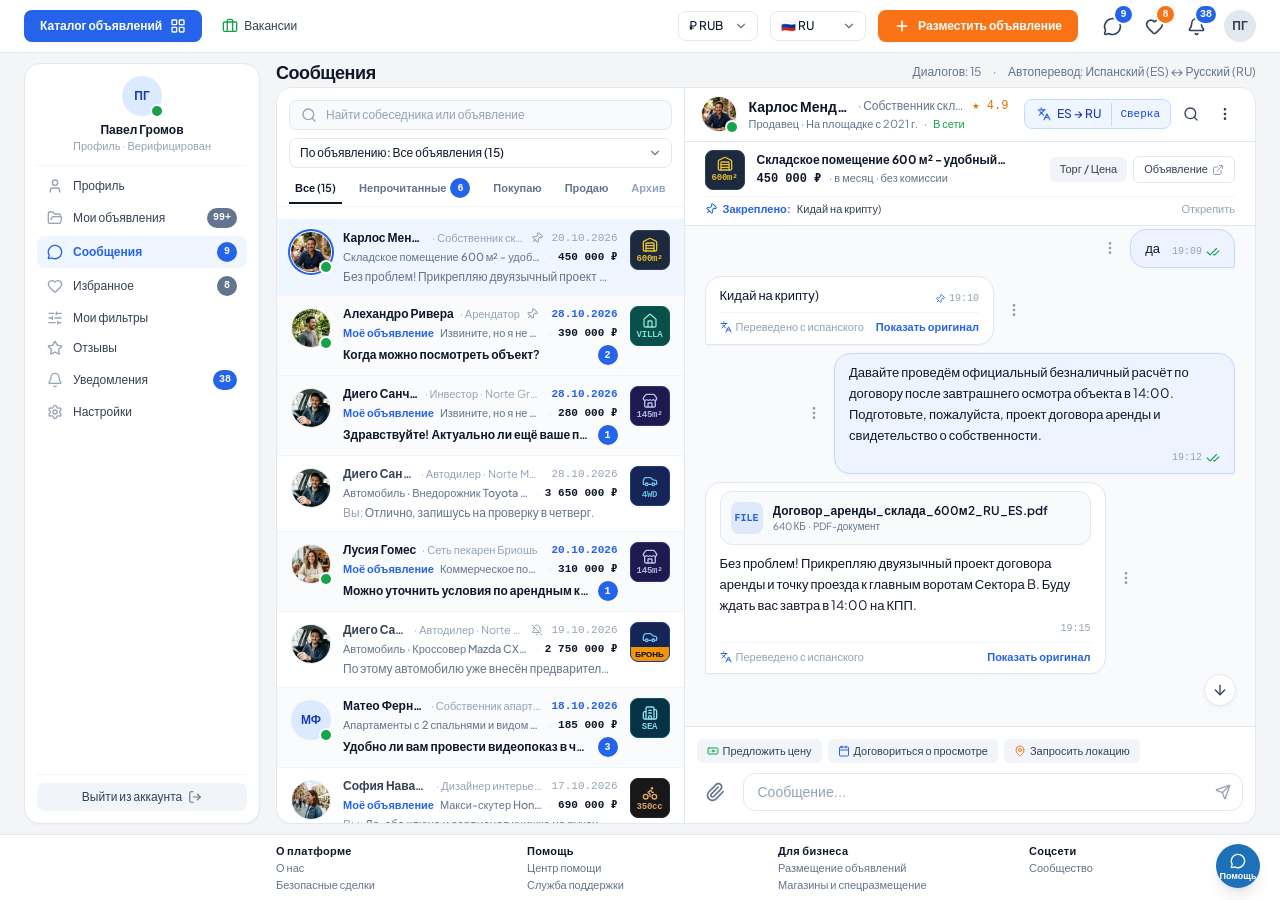
<file: docs/index.html>
<!doctype html>
<html lang="ru">
  <head>
    <meta charset="UTF-8" />
    <meta name="viewport" content="width=device-width, initial-scale=1.0" />
    <title>Classifieds Messenger UX Redesign & Case Study</title>
    <meta name="description" content="Интерактивный прототип переработанного интерфейса чатов площадки объявлений и детальное UX-исследование с обоснованием продуктовых решений." />
    <meta property="og:title" content="Classifieds Messenger UX Redesign & Case Study" />
    <meta property="og:description" content="Интерактивный прототип переработанного интерфейса чатов площадки объявлений и детальное UX-исследование с обоснованием продуктовых решений." />
    <meta property="og:type" content="website" />
    <meta name="twitter:card" content="summary_large_image" />
    <link rel="preconnect" href="https://fonts.googleapis.com" />
    <link rel="preconnect" href="https://fonts.gstatic.com" crossorigin />
    <link href="https://fonts.googleapis.com/css2?family=JetBrains+Mono:wght@400;500;600&family=Plus+Jakarta+Sans:wght@400;500;600;700&display=swap" rel="stylesheet" />
    <script type="module" crossorigin src="./assets/index-Qk1kqJVH.js"></script>
    <link rel="stylesheet" crossorigin href="./assets/index-BJcz18QT.css">
  </head>
  <body class="bg-slate-50 text-slate-900 antialiased selection:bg-blue-600 selection:text-white">
    <div id="root"></div>
  </body>
</html>
</file>
<file: docs/assets/index-BJcz18QT.css>
/*! tailwindcss v4.3.5 | MIT License | https://tailwindcss.com */
@layer properties{@supports (((-webkit-hyphens:none)) and (not (margin-trim:block))) or ((-moz-orient:inline) and (not (color:rgb(from red r g b)))){*,:before,:after,::backdrop{--tw-translate-x:0;--tw-translate-y:0;--tw-translate-z:0;--tw-rotate-x:initial;--tw-rotate-y:initial;--tw-rotate-z:initial;--tw-skew-x:initial;--tw-skew-y:initial;--tw-space-y-reverse:0;--tw-divide-y-reverse:0;--tw-border-style:solid;--tw-leading:initial;--tw-font-weight:initial;--tw-tracking:initial;--tw-ordinal:initial;--tw-slashed-zero:initial;--tw-numeric-figure:initial;--tw-numeric-spacing:initial;--tw-numeric-fraction:initial;--tw-shadow:0 0 #0000;--tw-shadow-color:initial;--tw-shadow-alpha:100%;--tw-inset-shadow:0 0 #0000;--tw-inset-shadow-color:initial;--tw-inset-shadow-alpha:100%;--tw-ring-color:initial;--tw-ring-shadow:0 0 #0000;--tw-inset-ring-color:initial;--tw-inset-ring-shadow:0 0 #0000;--tw-ring-inset:initial;--tw-ring-offset-width:0px;--tw-ring-offset-color:#fff;--tw-ring-offset-shadow:0 0 #0000;--tw-blur:initial;--tw-brightness:initial;--tw-contrast:initial;--tw-grayscale:initial;--tw-hue-rotate:initial;--tw-invert:initial;--tw-opacity:initial;--tw-saturate:initial;--tw-sepia:initial;--tw-drop-shadow:initial;--tw-drop-shadow-color:initial;--tw-drop-shadow-alpha:100%;--tw-drop-shadow-size:initial;--tw-backdrop-blur:initial;--tw-backdrop-brightness:initial;--tw-backdrop-contrast:initial;--tw-backdrop-grayscale:initial;--tw-backdrop-hue-rotate:initial;--tw-backdrop-invert:initial;--tw-backdrop-opacity:initial;--tw-backdrop-saturate:initial;--tw-backdrop-sepia:initial;--tw-scale-x:1;--tw-scale-y:1;--tw-scale-z:1;--tw-outline-style:solid}}}@layer theme{:root,:host{--font-sans:-apple-system, BlinkMacSystemFont, "Segoe UI", Roboto, "Helvetica Neue", "Noto Sans", Arial, sans-serif, "Apple Color Emoji", "Segoe UI Emoji", "Segoe UI Symbol", "Noto Color Emoji";--font-mono:ui-monospace, SFMono-Regular, Menlo, Monaco, Consolas, "Liberation Mono", "Courier New", monospace;--color-orange-300:oklch(83.7% .128 66.29);--color-amber-50:oklch(98.7% .022 95.277);--color-amber-100:oklch(96.2% .059 95.617);--color-amber-300:oklch(87.9% .169 91.605);--color-amber-500:oklch(76.9% .188 70.08);--color-amber-600:oklch(66.6% .179 58.318);--color-amber-800:oklch(47.3% .137 46.201);--color-emerald-100:oklch(95% .052 163.051);--color-emerald-400:oklch(76.5% .177 163.223);--color-emerald-600:oklch(59.6% .145 163.225);--color-emerald-800:oklch(43.2% .095 166.913);--color-teal-200:oklch(91% .096 180.426);--color-teal-800:oklch(43.7% .078 188.216);--color-teal-900:oklch(38.6% .063 188.416);--color-cyan-200:oklch(91.7% .08 205.041);--color-cyan-900:oklch(39.8% .07 227.392);--color-cyan-950:oklch(30.2% .056 229.695);--color-sky-300:oklch(82.8% .111 230.318);--color-blue-50:oklch(97% .014 254.604);--color-blue-100:oklch(93.2% .032 255.585);--color-blue-300:oklch(80.9% .105 251.813);--color-blue-600:oklch(54.6% .245 262.881);--color-blue-700:oklch(48.8% .243 264.376);--color-blue-800:oklch(42.4% .199 265.638);--color-blue-900:oklch(37.9% .146 265.522);--color-blue-950:oklch(28.2% .091 267.935);--color-indigo-200:oklch(87% .065 274.039);--color-indigo-900:oklch(35.9% .144 278.697);--color-indigo-950:oklch(25.7% .09 281.288);--color-violet-100:oklch(94.3% .029 294.588);--color-violet-800:oklch(43.2% .232 292.759);--color-rose-100:oklch(94.1% .03 12.58);--color-rose-800:oklch(45.5% .188 13.697);--color-slate-50:oklch(98.4% .003 247.858);--color-slate-100:oklch(96.8% .007 247.896);--color-slate-200:oklch(92.9% .013 255.508);--color-slate-300:oklch(86.9% .022 252.894);--color-slate-500:oklch(55.4% .046 257.417);--color-slate-700:oklch(37.2% .044 257.287);--color-slate-800:oklch(27.9% .041 260.031);--color-slate-900:oklch(20.8% .042 265.755);--color-slate-950:oklch(12.9% .042 264.695);--color-zinc-800:oklch(27.4% .006 286.033);--color-zinc-900:oklch(21% .006 285.885);--color-white:#fff;--spacing:.25rem;--container-sm:24rem;--container-md:28rem;--container-lg:32rem;--text-xs:.75rem;--text-xs--line-height:calc(1 / .75);--text-sm:.875rem;--text-sm--line-height:calc(1.25 / .875);--text-base:1rem;--text-base--line-height:calc(1.5 / 1);--text-lg:1.125rem;--text-lg--line-height:calc(1.75 / 1.125);--text-xl:1.25rem;--text-xl--line-height:calc(1.75 / 1.25);--text-2xl:1.5rem;--text-2xl--line-height:calc(2 / 1.5);--font-weight-normal:400;--font-weight-medium:500;--font-weight-semibold:600;--font-weight-bold:700;--font-weight-extrabold:800;--tracking-tight:-.025em;--tracking-wide:.025em;--leading-tight:1.25;--leading-snug:1.375;--leading-relaxed:1.625;--radius-xs:.125rem;--radius-md:.375rem;--radius-lg:.5rem;--radius-xl:.75rem;--radius-2xl:1rem;--default-transition-duration:.15s;--default-transition-timing-function:cubic-bezier(.4, 0, .2, 1);--default-font-family:var(--font-sans);--default-mono-font-family:var(--font-mono)}}@layer base{*,:after,:before,::backdrop{box-sizing:border-box;border:0 solid;margin:0;padding:0}::file-selector-button{box-sizing:border-box;border:0 solid;margin:0;padding:0}html,:host{-webkit-text-size-adjust:100%;tab-size:4;line-height:1.5;font-family:var(--default-font-family,-apple-system, BlinkMacSystemFont, "Segoe UI", Roboto, "Helvetica Neue", "Noto Sans", Arial, sans-serif, "Apple Color Emoji", "Segoe UI Emoji", "Segoe UI Symbol", "Noto Color Emoji");font-feature-settings:var(--default-font-feature-settings,normal);font-variation-settings:var(--default-font-variation-settings,normal);-webkit-tap-highlight-color:transparent}hr{height:0;color:inherit;border-top-width:1px}abbr:where([title]){-webkit-text-decoration:underline dotted;text-decoration:underline dotted}h1,h2,h3,h4,h5,h6{font-size:inherit;font-weight:inherit}a{color:inherit;-webkit-text-decoration:inherit;-webkit-text-decoration:inherit;-webkit-text-decoration:inherit;-webkit-text-decoration:inherit;text-decoration:inherit}b,strong{font-weight:bolder}code,kbd,samp,pre{font-family:var(--default-mono-font-family,ui-monospace, SFMono-Regular, Menlo, Monaco, Consolas, "Liberation Mono", "Courier New", monospace);font-feature-settings:var(--default-mono-font-feature-settings,normal);font-variation-settings:var(--default-mono-font-variation-settings,normal);font-size:1em}small{font-size:80%}sub,sup{vertical-align:baseline;font-size:75%;line-height:0;position:relative}sub{bottom:-.25em}sup{top:-.5em}table{text-indent:0;border-color:inherit;border-collapse:collapse}:-moz-focusring:where(:not(iframe)){outline:auto}progress{vertical-align:baseline}summary{display:list-item}ol,ul,menu{list-style:none}img,svg,video,canvas,audio,iframe,embed,object{vertical-align:middle;display:block}img,video{max-width:100%;height:auto}button,input,select,optgroup,textarea{font:inherit;font-feature-settings:inherit;font-variation-settings:inherit;letter-spacing:inherit;color:inherit;opacity:1;background-color:#0000;border-radius:0}::file-selector-button{font:inherit;font-feature-settings:inherit;font-variation-settings:inherit;letter-spacing:inherit;color:inherit;opacity:1;background-color:#0000;border-radius:0}:where(select:is([multiple],[size])) optgroup{font-weight:bolder}:where(select:is([multiple],[size])) optgroup option{padding-inline-start:20px}::file-selector-button{margin-inline-end:4px}::placeholder{opacity:1}@supports (not ((-webkit-appearance:-apple-pay-button))) or (contain-intrinsic-size:1px){::placeholder{color:currentColor}@supports (color:color-mix(in lab, red, red)){::placeholder{color:color-mix(in oklab, currentcolor 50%, transparent)}}}textarea{resize:vertical}::-webkit-search-decoration{-webkit-appearance:none}::-webkit-date-and-time-value{min-height:1lh;text-align:inherit}::-webkit-datetime-edit{display:inline-flex}::-webkit-datetime-edit-fields-wrapper{padding:0}::-webkit-datetime-edit{padding-block:0}::-webkit-datetime-edit-year-field{padding-block:0}::-webkit-datetime-edit-month-field{padding-block:0}::-webkit-datetime-edit-day-field{padding-block:0}::-webkit-datetime-edit-hour-field{padding-block:0}::-webkit-datetime-edit-minute-field{padding-block:0}::-webkit-datetime-edit-second-field{padding-block:0}::-webkit-datetime-edit-millisecond-field{padding-block:0}::-webkit-datetime-edit-meridiem-field{padding-block:0}::-webkit-calendar-picker-indicator{line-height:1}:-moz-ui-invalid{box-shadow:none}button,input:where([type=button],[type=reset],[type=submit]){appearance:button}::file-selector-button{appearance:button}::-webkit-inner-spin-button{height:auto}::-webkit-outer-spin-button{height:auto}[hidden]:where(:not([hidden=until-found])){display:none!important}body{background-color:var(--ds-canvas);color:var(--ds-ink-primary);font-feature-settings:"cv02", "cv03", "cv04", "cv11";font-family:Plus Jakarta Sans,-apple-system,BlinkMacSystemFont,Segoe UI,Roboto,sans-serif}code,pre,.font-mono{font-variant-numeric:tabular-nums;font-family:JetBrains Mono,monospace}}@layer components;@layer utilities{.pointer-events-none{pointer-events:none}.visible{visibility:visible}.absolute{position:absolute}.fixed{position:fixed}.relative{position:relative}.static{position:static}.sticky{position:sticky}.inset-0{inset:0}.inset-x-0{inset-inline:0}.-top-0\.5{top:calc(var(--spacing) * -.5)}.top-0{top:0}.top-1\/2{top:50%}.top-2{top:calc(var(--spacing) * 2)}.-right-0\.5{right:calc(var(--spacing) * -.5)}.right-0{right:0}.right-2{right:calc(var(--spacing) * 2)}.right-2\.5{right:calc(var(--spacing) * 2.5)}.right-5{right:calc(var(--spacing) * 5)}.bottom-0{bottom:0}.bottom-2{bottom:calc(var(--spacing) * 2)}.bottom-3{bottom:calc(var(--spacing) * 3)}.bottom-5{bottom:calc(var(--spacing) * 5)}.bottom-6{bottom:calc(var(--spacing) * 6)}.bottom-12{bottom:calc(var(--spacing) * 12)}.left-0{left:0}.left-3{left:calc(var(--spacing) * 3)}.left-6{left:calc(var(--spacing) * 6)}.left-full{left:100%}.z-30{z-index:30}.z-40{z-index:40}.z-50{z-index:50}.col-span-5{grid-column:span 5/span 5}.col-span-7{grid-column:span 7/span 7}.container{width:100%}@media (width>=40rem){.container{max-width:40rem}}@media (width>=48rem){.container{max-width:48rem}}@media (width>=64rem){.container{max-width:64rem}}@media (width>=80rem){.container{max-width:80rem}}@media (width>=96rem){.container{max-width:96rem}}.-mx-1\.5{margin-inline:calc(var(--spacing) * -1.5)}.-mx-3{margin-inline:calc(var(--spacing) * -3)}.mx-auto{margin-inline:auto}.my-1{margin-block:var(--spacing)}.my-2\.5{margin-block:calc(var(--spacing) * 2.5)}.mt-0\.5{margin-top:calc(var(--spacing) * .5)}.mt-1\.5{margin-top:calc(var(--spacing) * 1.5)}.mt-2{margin-top:calc(var(--spacing) * 2)}.mt-auto{margin-top:auto}.mb-1{margin-bottom:var(--spacing)}.mb-1\.5{margin-bottom:calc(var(--spacing) * 1.5)}.mb-2{margin-bottom:calc(var(--spacing) * 2)}.ml-1{margin-left:var(--spacing)}.ml-1\.5{margin-left:calc(var(--spacing) * 1.5)}.ml-auto{margin-left:auto}.line-clamp-1{-webkit-line-clamp:1;-webkit-box-orient:vertical;display:-webkit-box;overflow:hidden}.block{display:block}.contents{display:contents}.flex{display:flex}.grid{display:grid}.hidden{display:none}.inline{display:inline}.inline-block{display:inline-block}.inline-flex{display:inline-flex}.table{display:table}.h-2\.5{height:calc(var(--spacing) * 2.5)}.h-3{height:calc(var(--spacing) * 3)}.h-3\.5{height:calc(var(--spacing) * 3.5)}.h-4{height:calc(var(--spacing) * 4)}.h-5{height:calc(var(--spacing) * 5)}.h-6{height:calc(var(--spacing) * 6)}.h-7{height:calc(var(--spacing) * 7)}.h-8{height:calc(var(--spacing) * 8)}.h-9{height:calc(var(--spacing) * 9)}.h-10{height:calc(var(--spacing) * 10)}.h-11{height:calc(var(--spacing) * 11)}.h-12{height:calc(var(--spacing) * 12)}.h-13{height:calc(var(--spacing) * 13)}.h-14{height:calc(var(--spacing) * 14)}.h-16{height:calc(var(--spacing) * 16)}.h-\[17px\]{height:17px}.h-\[19px\]{height:19px}.h-\[calc\(100vh-166px\)\]{height:calc(100vh - 166px)}.h-full{height:100%}.h-px{height:1px}.h-screen{height:100vh}.max-h-56{max-height:calc(var(--spacing) * 56)}.min-h-0{min-height:0}.min-h-\[580px\]{min-height:580px}.min-h-\[600px\]{min-height:600px}.min-h-screen{min-height:100vh}.w-2\.5{width:calc(var(--spacing) * 2.5)}.w-3{width:calc(var(--spacing) * 3)}.w-3\.5{width:calc(var(--spacing) * 3.5)}.w-4{width:calc(var(--spacing) * 4)}.w-5{width:calc(var(--spacing) * 5)}.w-6{width:calc(var(--spacing) * 6)}.w-7{width:calc(var(--spacing) * 7)}.w-8{width:calc(var(--spacing) * 8)}.w-9{width:calc(var(--spacing) * 9)}.w-10{width:calc(var(--spacing) * 10)}.w-11{width:calc(var(--spacing) * 11)}.w-12{width:calc(var(--spacing) * 12)}.w-14{width:calc(var(--spacing) * 14)}.w-16{width:calc(var(--spacing) * 16)}.w-20{width:calc(var(--spacing) * 20)}.w-24{width:calc(var(--spacing) * 24)}.w-60{width:calc(var(--spacing) * 60)}.w-64{width:calc(var(--spacing) * 64)}.w-80{width:calc(var(--spacing) * 80)}.w-\[19px\]{width:19px}.w-\[236px\]{width:236px}.w-\[244px\]{width:244px}.w-full{width:100%}.max-w-\[62ch\]{max-width:62ch}.max-w-\[82\%\]{max-width:82%}.max-w-\[115px\]{max-width:115px}.max-w-\[1440px\]{max-width:1440px}.max-w-lg{max-width:var(--container-lg)}.max-w-md{max-width:var(--container-md)}.max-w-sm{max-width:var(--container-sm)}.min-w-0{min-width:0}.min-w-\[17px\]{min-width:17px}.min-w-\[20px\]{min-width:20px}.flex-1{flex:1}.shrink-0{flex-shrink:0}.-translate-y-1\/2{--tw-translate-y:calc(calc(1 / 2 * 100%) * -1);translate:var(--tw-translate-x) var(--tw-translate-y)}.rotate-45{rotate:45deg}.transform{transform:var(--tw-rotate-x, ) var(--tw-rotate-y, ) var(--tw-rotate-z, ) var(--tw-skew-x, ) var(--tw-skew-y, )}.cursor-pointer{cursor:pointer}.resize{resize:both}.resize-none{resize:none}.appearance-none{appearance:none}.grid-cols-2{grid-template-columns:repeat(2,minmax(0,1fr))}.grid-cols-12{grid-template-columns:repeat(12,minmax(0,1fr))}.grid-rows-1{grid-template-rows:repeat(1,minmax(0,1fr))}.flex-col{flex-direction:column}.flex-row{flex-direction:row}.flex-row-reverse{flex-direction:row-reverse}.flex-wrap{flex-wrap:wrap}.items-center{align-items:center}.items-end{align-items:flex-end}.items-start{align-items:flex-start}.items-stretch{align-items:stretch}.justify-between{justify-content:space-between}.justify-center{justify-content:center}.justify-end{justify-content:flex-end}.gap-0\.5{gap:calc(var(--spacing) * .5)}.gap-1{gap:var(--spacing)}.gap-1\.5{gap:calc(var(--spacing) * 1.5)}.gap-2{gap:calc(var(--spacing) * 2)}.gap-2\.5{gap:calc(var(--spacing) * 2.5)}.gap-3{gap:calc(var(--spacing) * 3)}.gap-4{gap:calc(var(--spacing) * 4)}.gap-5{gap:calc(var(--spacing) * 5)}.gap-6{gap:calc(var(--spacing) * 6)}.gap-8{gap:calc(var(--spacing) * 8)}:where(.space-y-0\.5>:not(:last-child)){--tw-space-y-reverse:0;margin-block-start:calc(calc(var(--spacing) * .5) * var(--tw-space-y-reverse));margin-block-end:calc(calc(var(--spacing) * .5) * calc(1 - var(--tw-space-y-reverse)))}:where(.space-y-1>:not(:last-child)){--tw-space-y-reverse:0;margin-block-start:calc(var(--spacing) * var(--tw-space-y-reverse));margin-block-end:calc(var(--spacing) * calc(1 - var(--tw-space-y-reverse)))}:where(.space-y-1\.5>:not(:last-child)){--tw-space-y-reverse:0;margin-block-start:calc(calc(var(--spacing) * 1.5) * var(--tw-space-y-reverse));margin-block-end:calc(calc(var(--spacing) * 1.5) * calc(1 - var(--tw-space-y-reverse)))}:where(.space-y-2>:not(:last-child)){--tw-space-y-reverse:0;margin-block-start:calc(calc(var(--spacing) * 2) * var(--tw-space-y-reverse));margin-block-end:calc(calc(var(--spacing) * 2) * calc(1 - var(--tw-space-y-reverse)))}:where(.space-y-2\.5>:not(:last-child)){--tw-space-y-reverse:0;margin-block-start:calc(calc(var(--spacing) * 2.5) * var(--tw-space-y-reverse));margin-block-end:calc(calc(var(--spacing) * 2.5) * calc(1 - var(--tw-space-y-reverse)))}:where(.space-y-3>:not(:last-child)){--tw-space-y-reverse:0;margin-block-start:calc(calc(var(--spacing) * 3) * var(--tw-space-y-reverse));margin-block-end:calc(calc(var(--spacing) * 3) * calc(1 - var(--tw-space-y-reverse)))}:where(.space-y-4>:not(:last-child)){--tw-space-y-reverse:0;margin-block-start:calc(calc(var(--spacing) * 4) * var(--tw-space-y-reverse));margin-block-end:calc(calc(var(--spacing) * 4) * calc(1 - var(--tw-space-y-reverse)))}.gap-x-3{column-gap:calc(var(--spacing) * 3)}.gap-y-1{row-gap:var(--spacing)}:where(.divide-y>:not(:last-child)){--tw-divide-y-reverse:0;border-bottom-style:var(--tw-border-style);border-top-style:var(--tw-border-style);border-top-width:calc(1px * var(--tw-divide-y-reverse));border-bottom-width:calc(1px * calc(1 - var(--tw-divide-y-reverse)))}:where(.divide-\[var\(--ds-border-subtle\)\]>:not(:last-child)){border-color:var(--ds-border-subtle)}.self-center{align-self:center}.truncate{text-overflow:ellipsis;white-space:nowrap;overflow:hidden}.overflow-hidden{overflow:hidden}.overflow-x-auto{overflow-x:auto}.overflow-y-auto{overflow-y:auto}.rounded-2xl{border-radius:var(--radius-2xl)}.rounded-\[var\(--ds-radius-lg\)\]{border-radius:var(--ds-radius-lg)}.rounded-\[var\(--ds-radius-md\)\]{border-radius:var(--ds-radius-md)}.rounded-\[var\(--ds-radius-sm\)\]{border-radius:var(--ds-radius-sm)}.rounded-\[var\(--ds-radius-xs\)\]{border-radius:var(--ds-radius-xs)}.rounded-full{border-radius:2147483647px}.rounded-lg{border-radius:var(--radius-lg)}.rounded-md{border-radius:var(--radius-md)}.rounded-xl{border-radius:var(--radius-xl)}.rounded-br-xs{border-bottom-right-radius:var(--radius-xs)}.rounded-bl-xs{border-bottom-left-radius:var(--radius-xs)}.border{border-style:var(--tw-border-style);border-width:1px}.border-2{border-style:var(--tw-border-style);border-width:2px}.border-t{border-top-style:var(--tw-border-style);border-top-width:1px}.border-r{border-right-style:var(--tw-border-style);border-right-width:1px}.border-b{border-bottom-style:var(--tw-border-style);border-bottom-width:1px}.border-b-2{border-bottom-style:var(--tw-border-style);border-bottom-width:2px}.border-l{border-left-style:var(--tw-border-style);border-left-width:1px}.border-\[var\(--ds-border-base\)\]{border-color:var(--ds-border-base)}.border-\[var\(--ds-border-subtle\)\]{border-color:var(--ds-border-subtle)}.border-\[var\(--ds-bubble-in-border\)\]{border-color:var(--ds-bubble-in-border)}.border-\[var\(--ds-bubble-out-border\)\]{border-color:var(--ds-bubble-out-border)}.border-\[var\(--ds-ink-primary\)\]{border-color:var(--ds-ink-primary)}.border-\[var\(--ds-primary\)\]{border-color:var(--ds-primary)}.border-\[var\(--ds-primary-border\)\]{border-color:var(--ds-primary-border)}.border-blue-900{border-color:var(--color-blue-900)}.border-cyan-900{border-color:var(--color-cyan-900)}.border-indigo-900{border-color:var(--color-indigo-900)}.border-slate-200\/80{border-color:#e2e8f0cc}@supports (color:color-mix(in lab, red, red)){.border-slate-200\/80{border-color:color-mix(in oklab, var(--color-slate-200) 80%, transparent)}}.border-slate-700{border-color:var(--color-slate-700)}.border-teal-800{border-color:var(--color-teal-800)}.border-transparent{border-color:#0000}.border-zinc-800{border-color:var(--color-zinc-800)}.bg-\[\#1d71b8\]{background-color:#1d71b8}.bg-\[var\(--ds-bubble-in-bg\)\]{background-color:var(--ds-bubble-in-bg)}.bg-\[var\(--ds-bubble-out-bg\)\]{background-color:var(--ds-bubble-out-bg)}.bg-\[var\(--ds-canvas\)\]{background-color:var(--ds-canvas)}.bg-\[var\(--ds-cta\)\]{background-color:var(--ds-cta)}.bg-\[var\(--ds-danger-soft\)\]{background-color:var(--ds-danger-soft)}.bg-\[var\(--ds-ink-primary\)\]{background-color:var(--ds-ink-primary)}.bg-\[var\(--ds-primary\)\]{background-color:var(--ds-primary)}.bg-\[var\(--ds-primary-soft\)\]{background-color:var(--ds-primary-soft)}.bg-\[var\(--ds-success\)\]{background-color:var(--ds-success)}.bg-\[var\(--ds-surface\)\]{background-color:var(--ds-surface)}.bg-\[var\(--ds-surface-muted\)\]{background-color:var(--ds-surface-muted)}.bg-\[var\(--ds-surface-selected\)\]{background-color:var(--ds-surface-selected)}.bg-\[var\(--ds-surface-subtle\)\]{background-color:var(--ds-surface-subtle)}.bg-amber-100{background-color:var(--color-amber-100)}.bg-amber-500\/95{background-color:#f99c00f2}@supports (color:color-mix(in lab, red, red)){.bg-amber-500\/95{background-color:color-mix(in oklab, var(--color-amber-500) 95%, transparent)}}.bg-blue-50\/80{background-color:#eff6ffcc}@supports (color:color-mix(in lab, red, red)){.bg-blue-50\/80{background-color:color-mix(in oklab, var(--color-blue-50) 80%, transparent)}}.bg-blue-100{background-color:var(--color-blue-100)}.bg-blue-300{background-color:var(--color-blue-300)}.bg-blue-600\/10{background-color:#155dfc1a}@supports (color:color-mix(in lab, red, red)){.bg-blue-600\/10{background-color:color-mix(in oklab, var(--color-blue-600) 10%, transparent)}}.bg-blue-950{background-color:var(--color-blue-950)}.bg-cyan-950{background-color:var(--color-cyan-950)}.bg-emerald-100{background-color:var(--color-emerald-100)}.bg-emerald-600{background-color:var(--color-emerald-600)}.bg-indigo-950{background-color:var(--color-indigo-950)}.bg-rose-100{background-color:var(--color-rose-100)}.bg-slate-50{background-color:var(--color-slate-50)}.bg-slate-50\/80{background-color:#f8fafccc}@supports (color:color-mix(in lab, red, red)){.bg-slate-50\/80{background-color:color-mix(in oklab, var(--color-slate-50) 80%, transparent)}}.bg-slate-100\/90{background-color:#f1f5f9e6}@supports (color:color-mix(in lab, red, red)){.bg-slate-100\/90{background-color:color-mix(in oklab, var(--color-slate-100) 90%, transparent)}}.bg-slate-200{background-color:var(--color-slate-200)}.bg-slate-200\/75{background-color:#e2e8f0bf}@supports (color:color-mix(in lab, red, red)){.bg-slate-200\/75{background-color:color-mix(in oklab, var(--color-slate-200) 75%, transparent)}}.bg-slate-200\/90{background-color:#e2e8f0e6}@supports (color:color-mix(in lab, red, red)){.bg-slate-200\/90{background-color:color-mix(in oklab, var(--color-slate-200) 90%, transparent)}}.bg-slate-500{background-color:var(--color-slate-500)}.bg-slate-800{background-color:var(--color-slate-800)}.bg-slate-900{background-color:var(--color-slate-900)}.bg-slate-900\/40{background-color:#0f172b66}@supports (color:color-mix(in lab, red, red)){.bg-slate-900\/40{background-color:color-mix(in oklab, var(--color-slate-900) 40%, transparent)}}.bg-teal-900{background-color:var(--color-teal-900)}.bg-transparent{background-color:#0000}.bg-violet-100{background-color:var(--color-violet-100)}.bg-white{background-color:var(--color-white)}.bg-zinc-900{background-color:var(--color-zinc-900)}.stroke-\[2\.5\]{stroke-width:2.5px}.object-cover{object-fit:cover}.p-0\.5{padding:calc(var(--spacing) * .5)}.p-1{padding:var(--spacing)}.p-1\.5{padding:calc(var(--spacing) * 1.5)}.p-2{padding:calc(var(--spacing) * 2)}.p-2\.5{padding:calc(var(--spacing) * 2.5)}.p-3{padding:calc(var(--spacing) * 3)}.p-4{padding:calc(var(--spacing) * 4)}.p-5{padding:calc(var(--spacing) * 5)}.p-8{padding:calc(var(--spacing) * 8)}.px-1{padding-inline:var(--spacing)}.px-1\.5{padding-inline:calc(var(--spacing) * 1.5)}.px-2{padding-inline:calc(var(--spacing) * 2)}.px-2\.5{padding-inline:calc(var(--spacing) * 2.5)}.px-3{padding-inline:calc(var(--spacing) * 3)}.px-3\.5{padding-inline:calc(var(--spacing) * 3.5)}.px-4{padding-inline:calc(var(--spacing) * 4)}.px-5{padding-inline:calc(var(--spacing) * 5)}.px-6{padding-inline:calc(var(--spacing) * 6)}.py-0\.5{padding-block:calc(var(--spacing) * .5)}.py-1{padding-block:var(--spacing)}.py-1\.5{padding-block:calc(var(--spacing) * 1.5)}.py-2{padding-block:calc(var(--spacing) * 2)}.py-2\.5{padding-block:calc(var(--spacing) * 2.5)}.py-3{padding-block:calc(var(--spacing) * 3)}.py-3\.5{padding-block:calc(var(--spacing) * 3.5)}.py-4{padding-block:calc(var(--spacing) * 4)}.pt-0\.5{padding-top:calc(var(--spacing) * .5)}.pt-1{padding-top:var(--spacing)}.pt-1\.5{padding-top:calc(var(--spacing) * 1.5)}.pt-2{padding-top:calc(var(--spacing) * 2)}.pt-3{padding-top:calc(var(--spacing) * 3)}.pr-7{padding-right:calc(var(--spacing) * 7)}.pr-8{padding-right:calc(var(--spacing) * 8)}.pr-10{padding-right:calc(var(--spacing) * 10)}.pb-0\.5{padding-bottom:calc(var(--spacing) * .5)}.pb-1\.5{padding-bottom:calc(var(--spacing) * 1.5)}.pb-2{padding-bottom:calc(var(--spacing) * 2)}.pb-2\.5{padding-bottom:calc(var(--spacing) * 2.5)}.pb-3{padding-bottom:calc(var(--spacing) * 3)}.pl-0{padding-left:0}.pl-1{padding-left:var(--spacing)}.pl-2\.5{padding-left:calc(var(--spacing) * 2.5)}.pl-3{padding-left:calc(var(--spacing) * 3)}.pl-3\.5{padding-left:calc(var(--spacing) * 3.5)}.pl-9{padding-left:calc(var(--spacing) * 9)}.text-center{text-align:center}.text-left{text-align:left}.font-mono{font-family:var(--font-mono)}.text-lg{font-size:var(--text-lg);line-height:var(--tw-leading,var(--text-lg--line-height))}.text-sm{font-size:var(--text-sm);line-height:var(--tw-leading,var(--text-sm--line-height))}.text-xl{font-size:var(--text-xl);line-height:var(--tw-leading,var(--text-xl--line-height))}.text-xs{font-size:var(--text-xs);line-height:var(--tw-leading,var(--text-xs--line-height))}.text-\[8px\]{font-size:8px}.text-\[9px\]{font-size:9px}.text-\[10px\]{font-size:10px}.text-\[11px\]{font-size:11px}.text-\[13px\]{font-size:13px}.leading-none{--tw-leading:1;line-height:1}.leading-relaxed{--tw-leading:var(--leading-relaxed);line-height:var(--leading-relaxed)}.leading-snug{--tw-leading:var(--leading-snug);line-height:var(--leading-snug)}.leading-tight{--tw-leading:var(--leading-tight);line-height:var(--leading-tight)}.font-bold{--tw-font-weight:var(--font-weight-bold);font-weight:var(--font-weight-bold)}.font-extrabold{--tw-font-weight:var(--font-weight-extrabold);font-weight:var(--font-weight-extrabold)}.font-medium{--tw-font-weight:var(--font-weight-medium);font-weight:var(--font-weight-medium)}.font-normal{--tw-font-weight:var(--font-weight-normal);font-weight:var(--font-weight-normal)}.font-semibold{--tw-font-weight:var(--font-weight-semibold);font-weight:var(--font-weight-semibold)}.tracking-tight{--tw-tracking:var(--tracking-tight);letter-spacing:var(--tracking-tight)}.tracking-wide{--tw-tracking:var(--tracking-wide);letter-spacing:var(--tracking-wide)}.break-words{overflow-wrap:break-word}.whitespace-nowrap{white-space:nowrap}.text-\[var\(--ds-cta\)\]{color:var(--ds-cta)}.text-\[var\(--ds-danger\)\]{color:var(--ds-danger)}.text-\[var\(--ds-ink-muted\)\]{color:var(--ds-ink-muted)}.text-\[var\(--ds-ink-primary\)\]{color:var(--ds-ink-primary)}.text-\[var\(--ds-ink-secondary\)\]{color:var(--ds-ink-secondary)}.text-\[var\(--ds-ink-subtle\)\]{color:var(--ds-ink-subtle)}.text-\[var\(--ds-primary\)\]{color:var(--ds-primary)}.text-\[var\(--ds-success\)\]{color:var(--ds-success)}.text-amber-300{color:var(--color-amber-300)}.text-amber-600{color:var(--color-amber-600)}.text-amber-800{color:var(--color-amber-800)}.text-blue-700{color:var(--color-blue-700)}.text-blue-800{color:var(--color-blue-800)}.text-cyan-200{color:var(--color-cyan-200)}.text-emerald-400{color:var(--color-emerald-400)}.text-emerald-800{color:var(--color-emerald-800)}.text-indigo-200{color:var(--color-indigo-200)}.text-orange-300{color:var(--color-orange-300)}.text-rose-800{color:var(--color-rose-800)}.text-sky-300{color:var(--color-sky-300)}.text-slate-300{color:var(--color-slate-300)}.text-slate-700{color:var(--color-slate-700)}.text-slate-900{color:var(--color-slate-900)}.text-slate-950{color:var(--color-slate-950)}.text-teal-200{color:var(--color-teal-200)}.text-violet-800{color:var(--color-violet-800)}.text-white{color:var(--color-white)}.lowercase{text-transform:lowercase}.uppercase{text-transform:uppercase}.tabular-nums{--tw-numeric-spacing:tabular-nums;font-variant-numeric:var(--tw-ordinal, ) var(--tw-slashed-zero, ) var(--tw-numeric-figure, ) var(--tw-numeric-spacing, ) var(--tw-numeric-fraction, )}.underline{text-decoration-line:underline}.antialiased{-webkit-font-smoothing:antialiased;-moz-osx-font-smoothing:grayscale}.opacity-0{opacity:0}.opacity-70{opacity:.7}.opacity-75{opacity:.75}.opacity-85{opacity:.85}.opacity-90{opacity:.9}.shadow-\[var\(--ds-shadow-floating\)\]{--tw-shadow:var(--ds-shadow-floating);box-shadow:var(--tw-inset-shadow), var(--tw-inset-ring-shadow), var(--tw-ring-offset-shadow), var(--tw-ring-shadow), var(--tw-shadow)}.shadow-\[var\(--ds-shadow-sm\)\]{--tw-shadow:var(--ds-shadow-sm);box-shadow:var(--tw-inset-shadow), var(--tw-inset-ring-shadow), var(--tw-ring-offset-shadow), var(--tw-ring-shadow), var(--tw-shadow)}.shadow-\[var\(--ds-shadow-xs\)\]{--tw-shadow:var(--ds-shadow-xs);box-shadow:var(--tw-inset-shadow), var(--tw-inset-ring-shadow), var(--tw-ring-offset-shadow), var(--tw-ring-shadow), var(--tw-shadow)}.shadow-lg{--tw-shadow:0 10px 15px -3px var(--tw-shadow-color,#0000001a), 0 4px 6px -4px var(--tw-shadow-color,#0000001a);box-shadow:var(--tw-inset-shadow), var(--tw-inset-ring-shadow), var(--tw-ring-offset-shadow), var(--tw-ring-shadow), var(--tw-shadow)}.ring-2{--tw-ring-shadow:var(--tw-ring-inset, ) 0 0 0 calc(2px + var(--tw-ring-offset-width)) var(--tw-ring-color,currentcolor);box-shadow:var(--tw-inset-shadow), var(--tw-inset-ring-shadow), var(--tw-ring-offset-shadow), var(--tw-ring-shadow), var(--tw-shadow)}.ring-\[var\(--ds-primary\)\]{--tw-ring-color:var(--ds-primary)}.ring-white{--tw-ring-color:var(--color-white)}.ring-offset-1{--tw-ring-offset-width:1px;--tw-ring-offset-shadow:var(--tw-ring-inset, ) 0 0 0 var(--tw-ring-offset-width) var(--tw-ring-offset-color)}.blur{--tw-blur:blur(8px);filter:var(--tw-blur, ) var(--tw-brightness, ) var(--tw-contrast, ) var(--tw-grayscale, ) var(--tw-hue-rotate, ) var(--tw-invert, ) var(--tw-saturate, ) var(--tw-sepia, ) var(--tw-drop-shadow, )}.filter{filter:var(--tw-blur, ) var(--tw-brightness, ) var(--tw-contrast, ) var(--tw-grayscale, ) var(--tw-hue-rotate, ) var(--tw-invert, ) var(--tw-saturate, ) var(--tw-sepia, ) var(--tw-drop-shadow, )}.filter\!{filter:var(--tw-blur, ) var(--tw-brightness, ) var(--tw-contrast, ) var(--tw-grayscale, ) var(--tw-hue-rotate, ) var(--tw-invert, ) var(--tw-saturate, ) var(--tw-sepia, ) var(--tw-drop-shadow, )!important}.backdrop-blur-\[1px\]{--tw-backdrop-blur:blur(1px);-webkit-backdrop-filter:var(--tw-backdrop-blur, ) var(--tw-backdrop-brightness, ) var(--tw-backdrop-contrast, ) var(--tw-backdrop-grayscale, ) var(--tw-backdrop-hue-rotate, ) var(--tw-backdrop-invert, ) var(--tw-backdrop-opacity, ) var(--tw-backdrop-saturate, ) var(--tw-backdrop-sepia, );backdrop-filter:var(--tw-backdrop-blur, ) var(--tw-backdrop-brightness, ) var(--tw-backdrop-contrast, ) var(--tw-backdrop-grayscale, ) var(--tw-backdrop-hue-rotate, ) var(--tw-backdrop-invert, ) var(--tw-backdrop-opacity, ) var(--tw-backdrop-saturate, ) var(--tw-backdrop-sepia, )}.transition{transition-property:color,background-color,border-color,outline-color,text-decoration-color,fill,stroke,--tw-gradient-from,--tw-gradient-via,--tw-gradient-to,opacity,box-shadow,transform,translate,scale,rotate,filter,-webkit-backdrop-filter,backdrop-filter,display,content-visibility,overlay,pointer-events;transition-timing-function:var(--tw-ease,var(--default-transition-timing-function));transition-duration:var(--tw-duration,var(--default-transition-duration))}.transition-all{transition-property:all;transition-timing-function:var(--tw-ease,var(--default-transition-timing-function));transition-duration:var(--tw-duration,var(--default-transition-duration))}.transition-colors{transition-property:color,background-color,border-color,outline-color,text-decoration-color,fill,stroke,--tw-gradient-from,--tw-gradient-via,--tw-gradient-to;transition-timing-function:var(--tw-ease,var(--default-transition-timing-function));transition-duration:var(--tw-duration,var(--default-transition-duration))}.transition-opacity{transition-property:opacity;transition-timing-function:var(--tw-ease,var(--default-transition-timing-function));transition-duration:var(--tw-duration,var(--default-transition-duration))}.transition-transform{transition-property:transform,translate,scale,rotate;transition-timing-function:var(--tw-ease,var(--default-transition-timing-function));transition-duration:var(--tw-duration,var(--default-transition-duration))}.select-all{-webkit-user-select:all;user-select:all}.select-none{-webkit-user-select:none;user-select:none}@media (hover:hover){:is(:where(.group):hover .group-hover\:opacity-0){opacity:0}:is(:where(.group):hover .group-hover\:opacity-100){opacity:1}:is(:where(.group\/adtitle):hover .group-hover\/adtitle\:text-\[var\(--ds-primary\)\]){color:var(--ds-primary)}:is(:where(.group\/msg):hover .group-hover\/msg\:opacity-100){opacity:1}}.selection\:bg-blue-600 ::selection{background-color:var(--color-blue-600)}.selection\:bg-blue-600::selection{background-color:var(--color-blue-600)}.selection\:text-white ::selection{color:var(--color-white)}.selection\:text-white::selection{color:var(--color-white)}.placeholder\:text-\[var\(--ds-ink-subtle\)\]::placeholder{color:var(--ds-ink-subtle)}@media (hover:hover){.hover\:scale-105:hover{--tw-scale-x:105%;--tw-scale-y:105%;--tw-scale-z:105%;scale:var(--tw-scale-x) var(--tw-scale-y)}.hover\:border-\[var\(--ds-primary\)\]:hover{border-color:var(--ds-primary)}.hover\:bg-\[\#155d9a\]:hover{background-color:#155d9a}.hover\:bg-\[var\(--ds-cta-hover\)\]:hover{background-color:var(--ds-cta-hover)}.hover\:bg-\[var\(--ds-danger-soft\)\]:hover{background-color:var(--ds-danger-soft)}.hover\:bg-\[var\(--ds-primary-hover\)\]:hover{background-color:var(--ds-primary-hover)}.hover\:bg-\[var\(--ds-primary-soft\)\]:hover{background-color:var(--ds-primary-soft)}.hover\:bg-\[var\(--ds-surface-hover\)\]:hover{background-color:var(--ds-surface-hover)}.hover\:bg-\[var\(--ds-surface-muted\)\]:hover{background-color:var(--ds-surface-muted)}.hover\:bg-\[var\(--ds-surface-subtle\)\]:hover{background-color:var(--ds-surface-subtle)}.hover\:bg-amber-50:hover{background-color:var(--color-amber-50)}.hover\:bg-blue-100\/60:hover{background-color:#dbeafe99}@supports (color:color-mix(in lab, red, red)){.hover\:bg-blue-100\/60:hover{background-color:color-mix(in oklab, var(--color-blue-100) 60%, transparent)}}.hover\:bg-blue-100\/70:hover{background-color:#dbeafeb3}@supports (color:color-mix(in lab, red, red)){.hover\:bg-blue-100\/70:hover{background-color:color-mix(in oklab, var(--color-blue-100) 70%, transparent)}}.hover\:bg-blue-100\/80:hover{background-color:#dbeafecc}@supports (color:color-mix(in lab, red, red)){.hover\:bg-blue-100\/80:hover{background-color:color-mix(in oklab, var(--color-blue-100) 80%, transparent)}}.hover\:bg-rose-100:hover{background-color:var(--color-rose-100)}.hover\:bg-slate-50:hover{background-color:var(--color-slate-50)}.hover\:bg-slate-100\/70:hover{background-color:#f1f5f9b3}@supports (color:color-mix(in lab, red, red)){.hover\:bg-slate-100\/70:hover{background-color:color-mix(in oklab, var(--color-slate-100) 70%, transparent)}}.hover\:bg-slate-200\/80:hover{background-color:#e2e8f0cc}@supports (color:color-mix(in lab, red, red)){.hover\:bg-slate-200\/80:hover{background-color:color-mix(in oklab, var(--color-slate-200) 80%, transparent)}}.hover\:bg-slate-300:hover{background-color:var(--color-slate-300)}.hover\:text-\[var\(--ds-ink-primary\)\]:hover{color:var(--ds-ink-primary)}.hover\:text-\[var\(--ds-ink-secondary\)\]:hover{color:var(--ds-ink-secondary)}.hover\:text-\[var\(--ds-primary\)\]:hover{color:var(--ds-primary)}.hover\:text-blue-800:hover{color:var(--color-blue-800)}.hover\:text-blue-900:hover{color:var(--color-blue-900)}.hover\:text-blue-950:hover{color:var(--color-blue-950)}.hover\:underline:hover{text-decoration-line:underline}}.focus\:border-\[var\(--ds-primary\)\]:focus{border-color:var(--ds-primary)}.focus\:bg-white:focus{background-color:var(--color-white)}.focus\:opacity-100:focus{opacity:1}.focus\:outline-none:focus{--tw-outline-style:none;outline-style:none}.focus-visible\:outline-2:focus-visible{outline-style:var(--tw-outline-style);outline-width:2px}.focus-visible\:outline-offset-1:focus-visible{outline-offset:1px}.focus-visible\:outline-\[var\(--ds-primary\)\]:focus-visible{outline-color:var(--ds-primary)}@media (width>=40rem){.sm\:block{display:block}.sm\:grid-cols-4{grid-template-columns:repeat(4,minmax(0,1fr))}.sm\:text-sm{font-size:var(--text-sm);line-height:var(--tw-leading,var(--text-sm--line-height))}}@media (width>=64rem){.lg\:pl-\[252px\]{padding-left:252px}.lg\:pl-\[264px\]{padding-left:264px}}@media (width>=80rem){.xl\:inline{display:inline}}}:root{--ds-primary:#2563eb;--ds-primary-hover:#1d4ed8;--ds-primary-active:#1e40af;--ds-primary-soft:#eff6ff;--ds-primary-border:#bfdbfe;--ds-cta:#f97316;--ds-cta-hover:#ea580c;--ds-cta-soft:#fff7ed;--ds-canvas:#f4f5f7;--ds-surface:#fff;--ds-surface-subtle:#f8fafc;--ds-surface-muted:#f1f5f9;--ds-surface-hover:#f8fafc;--ds-surface-selected:#eff6ff;--ds-bubble-in-bg:#fff;--ds-bubble-in-border:#e2e8f0;--ds-bubble-out-bg:#eef4ff;--ds-bubble-out-border:#bfdbfe;--ds-ink-primary:#0f172a;--ds-ink-secondary:#334155;--ds-ink-muted:#64748b;--ds-ink-subtle:#94a3b8;--ds-border-subtle:#f1f5f9;--ds-border-base:#e2e8f0;--ds-border-strong:#cbd5e1;--ds-success:#16a34a;--ds-warning:#d97706;--ds-danger:#dc2626;--ds-danger-soft:#fef2f2;--ds-radius-xs:6px;--ds-radius-sm:8px;--ds-radius-md:12px;--ds-radius-lg:16px;--ds-radius-full:9999px;--ds-shadow-xs:0 1px 2px #0f172a0a;--ds-shadow-sm:0 2px 6px -1px #0f172a0f, 0 1px 2px -1px #0f172a0a;--ds-shadow-floating:0 12px 28px -6px #0f172a24, 0 4px 10px -3px #0f172a12}.tabular-nums{font-variant-numeric:tabular-nums}.ds-scroll{scrollbar-width:thin;scrollbar-color:#cbd5e1 #f8fafc}.ds-scroll::-webkit-scrollbar{width:7px;height:7px}.ds-scroll::-webkit-scrollbar-track{background:#f8fafc;border-left:1px solid #f1f5f9}.ds-scroll::-webkit-scrollbar-thumb{background:#cbd5e1;border:1px solid #f8fafc;border-radius:9999px}.ds-scroll::-webkit-scrollbar-thumb:hover{background:#94a3b8}@property --tw-translate-x{syntax:"*";inherits:false;initial-value:0}@property --tw-translate-y{syntax:"*";inherits:false;initial-value:0}@property --tw-translate-z{syntax:"*";inherits:false;initial-value:0}@property --tw-rotate-x{syntax:"*";inherits:false}@property --tw-rotate-y{syntax:"*";inherits:false}@property --tw-rotate-z{syntax:"*";inherits:false}@property --tw-skew-x{syntax:"*";inherits:false}@property --tw-skew-y{syntax:"*";inherits:false}@property --tw-space-y-reverse{syntax:"*";inherits:false;initial-value:0}@property --tw-divide-y-reverse{syntax:"*";inherits:false;initial-value:0}@property --tw-border-style{syntax:"*";inherits:false;initial-value:solid}@property --tw-leading{syntax:"*";inherits:false}@property --tw-font-weight{syntax:"*";inherits:false}@property --tw-tracking{syntax:"*";inherits:false}@property --tw-ordinal{syntax:"*";inherits:false}@property --tw-slashed-zero{syntax:"*";inherits:false}@property --tw-numeric-figure{syntax:"*";inherits:false}@property --tw-numeric-spacing{syntax:"*";inherits:false}@property --tw-numeric-fraction{syntax:"*";inherits:false}@property --tw-shadow{syntax:"*";inherits:false;initial-value:0 0 #0000}@property --tw-shadow-color{syntax:"*";inherits:false}@property --tw-shadow-alpha{syntax:"<percentage>";inherits:false;initial-value:100%}@property --tw-inset-shadow{syntax:"*";inherits:false;initial-value:0 0 #0000}@property --tw-inset-shadow-color{syntax:"*";inherits:false}@property --tw-inset-shadow-alpha{syntax:"<percentage>";inherits:false;initial-value:100%}@property --tw-ring-color{syntax:"*";inherits:false}@property --tw-ring-shadow{syntax:"*";inherits:false;initial-value:0 0 #0000}@property --tw-inset-ring-color{syntax:"*";inherits:false}@property --tw-inset-ring-shadow{syntax:"*";inherits:false;initial-value:0 0 #0000}@property --tw-ring-inset{syntax:"*";inherits:false}@property --tw-ring-offset-width{syntax:"<length>";inherits:false;initial-value:0}@property --tw-ring-offset-color{syntax:"*";inherits:false;initial-value:#fff}@property --tw-ring-offset-shadow{syntax:"*";inherits:false;initial-value:0 0 #0000}@property --tw-blur{syntax:"*";inherits:false}@property --tw-brightness{syntax:"*";inherits:false}@property --tw-contrast{syntax:"*";inherits:false}@property --tw-grayscale{syntax:"*";inherits:false}@property --tw-hue-rotate{syntax:"*";inherits:false}@property --tw-invert{syntax:"*";inherits:false}@property --tw-opacity{syntax:"*";inherits:false}@property --tw-saturate{syntax:"*";inherits:false}@property --tw-sepia{syntax:"*";inherits:false}@property --tw-drop-shadow{syntax:"*";inherits:false}@property --tw-drop-shadow-color{syntax:"*";inherits:false}@property --tw-drop-shadow-alpha{syntax:"<percentage>";inherits:false;initial-value:100%}@property --tw-drop-shadow-size{syntax:"*";inherits:false}@property --tw-backdrop-blur{syntax:"*";inherits:false}@property --tw-backdrop-brightness{syntax:"*";inherits:false}@property --tw-backdrop-contrast{syntax:"*";inherits:false}@property --tw-backdrop-grayscale{syntax:"*";inherits:false}@property --tw-backdrop-hue-rotate{syntax:"*";inherits:false}@property --tw-backdrop-invert{syntax:"*";inherits:false}@property --tw-backdrop-opacity{syntax:"*";inherits:false}@property --tw-backdrop-saturate{syntax:"*";inherits:false}@property --tw-backdrop-sepia{syntax:"*";inherits:false}@property --tw-scale-x{syntax:"*";inherits:false;initial-value:1}@property --tw-scale-y{syntax:"*";inherits:false;initial-value:1}@property --tw-scale-z{syntax:"*";inherits:false;initial-value:1}@property --tw-outline-style{syntax:"*";inherits:false;initial-value:solid}
</file>
